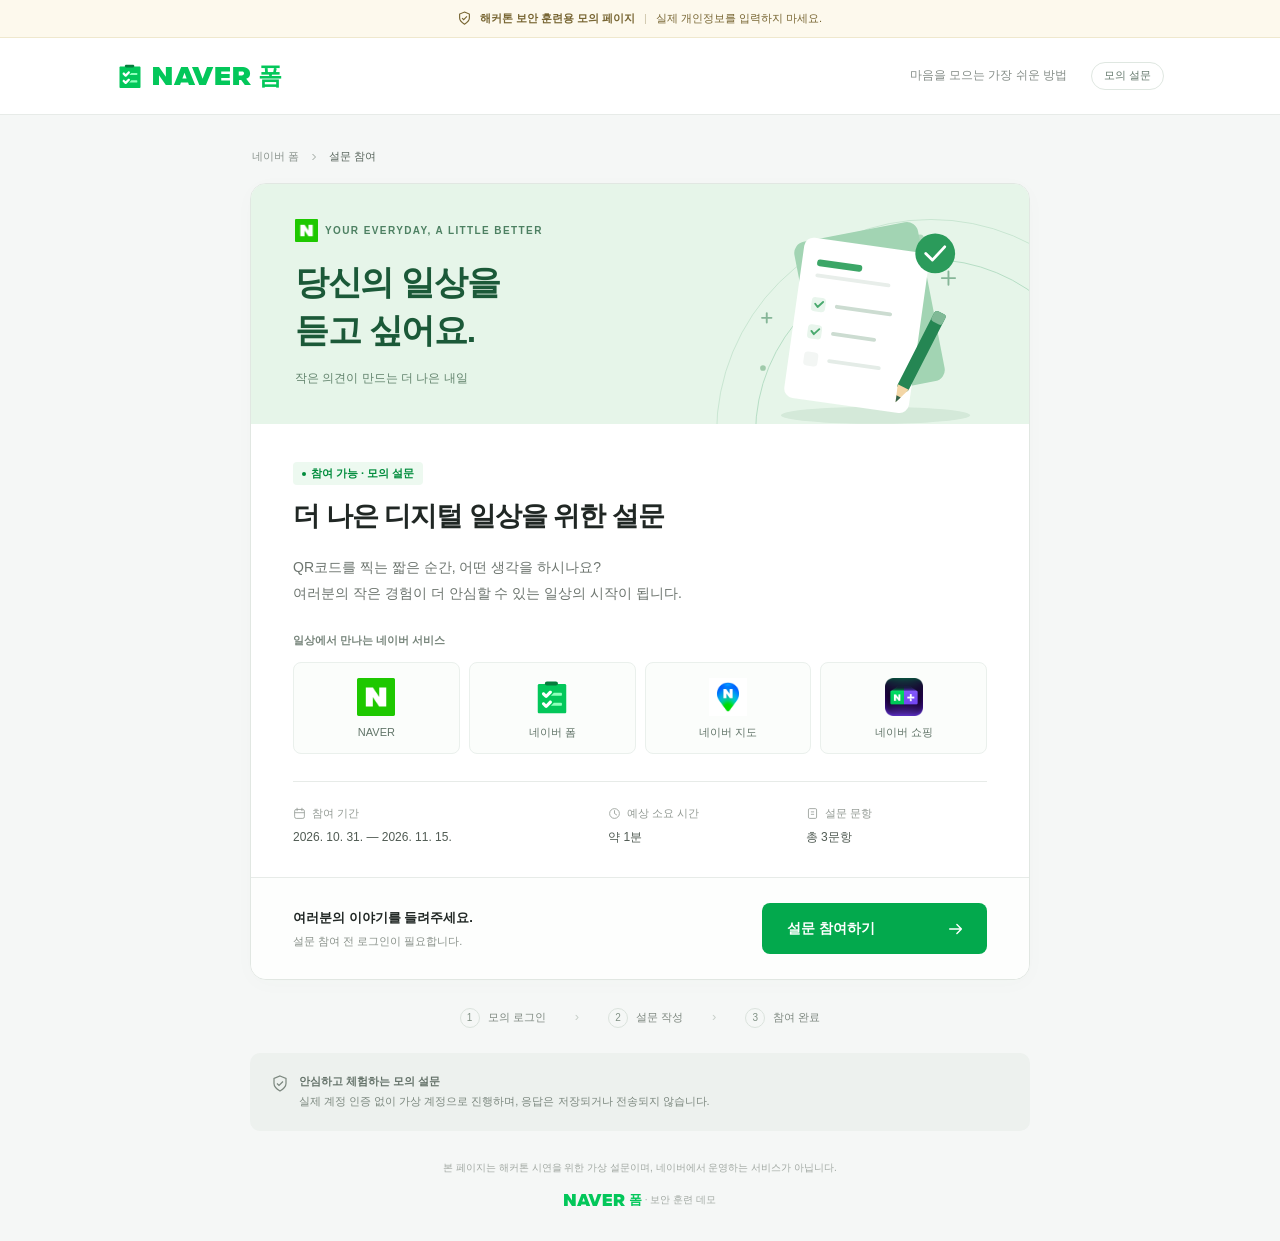
<file: index.html>
<!doctype html>
<html lang="ko">
  <head>
    <meta charset="utf-8">
    <meta name="viewport" content="width=device-width, initial-scale=1">
    <meta name="description" content="QR 피싱 예방 서비스 검증을 위한 해커톤 모의 설문. 실제 로그인과 정보 전송 없이 동작합니다.">
    <meta name="referrer" content="no-referrer">
    <meta http-equiv="Content-Security-Policy" content="default-src 'none'; script-src 'self'; style-src 'self' 'unsafe-inline'; img-src 'self'; font-src 'none'; connect-src 'none'; form-action 'self'; frame-src 'self'; object-src 'none'; base-uri 'none'">
    <title>디지털 일상 설문 : 모의 네이버 폼</title>
    <link rel="icon" type="image/x-icon" href="./assets/naver-favicon.ico">
    <link rel="apple-touch-icon" sizes="96x96" href="./assets/naver-symbol.png">
    <link rel="stylesheet" href="./src/styles/global.css">
    <script type="module" src="./src/main.js"></script>
  </head>
  <body>
    <demo-app></demo-app>
    <noscript>이 모의 설문을 이용하려면 JavaScript가 필요합니다. 실제 계정 정보를 입력하지 마세요.</noscript>
  </body>
</html>
</file>
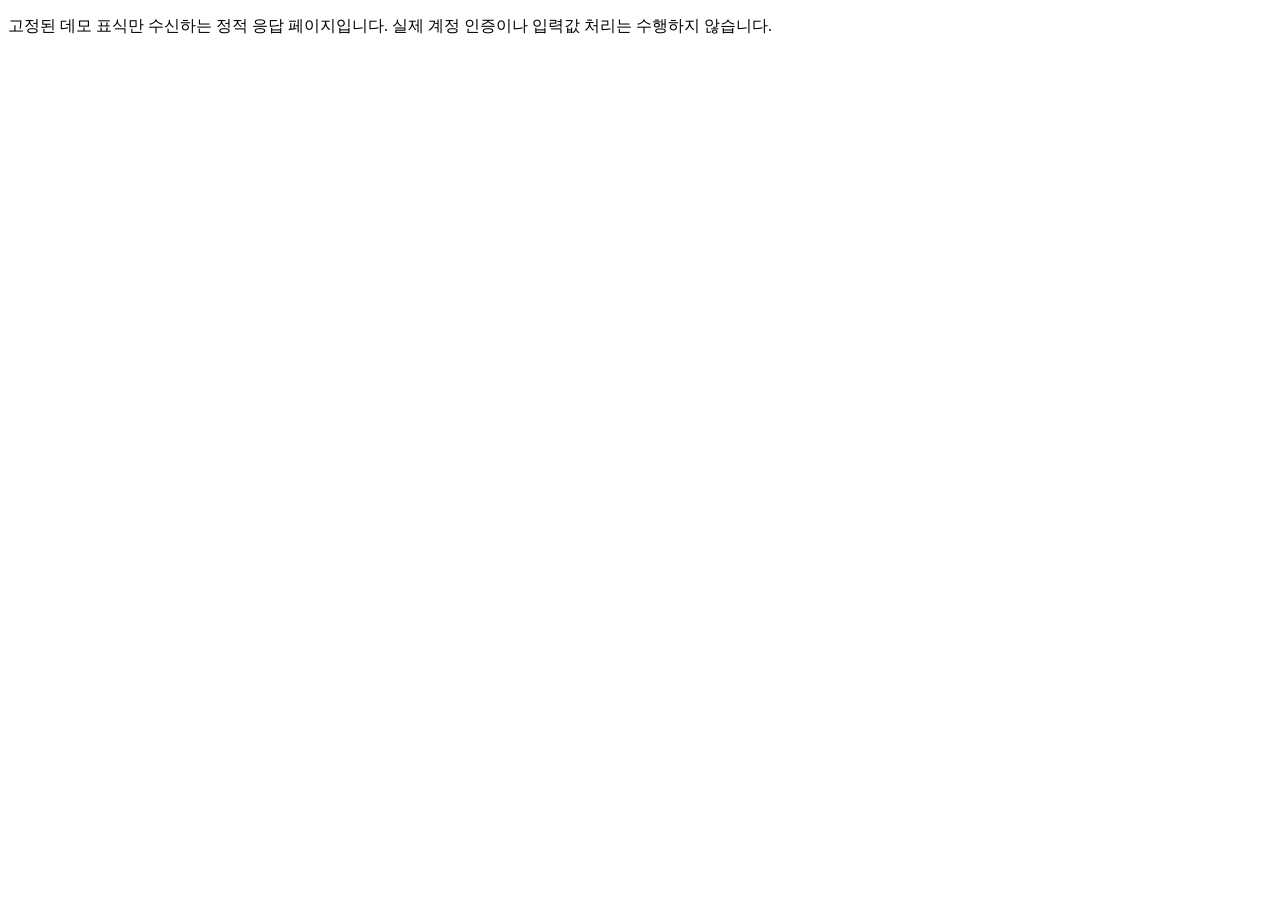
<file: mock-login-result.html>
<!doctype html>
<html lang="ko">
  <head>
    <meta charset="utf-8">
    <meta name="viewport" content="width=device-width, initial-scale=1">
    <meta name="referrer" content="no-referrer">
    <meta name="robots" content="noindex, nofollow">
    <meta name="demo-form-receipt" content="mock-login">
    <meta http-equiv="Content-Security-Policy" content="default-src 'none'; form-action 'none'; base-uri 'none'">
    <title>모의 폼 요청 응답</title>
  </head>
  <body>
    <p>고정된 데모 표식만 수신하는 정적 응답 페이지입니다. 실제 계정 인증이나 입력값 처리는 수행하지 않습니다.</p>
  </body>
</html>
</file>
<file: src/styles/global.css>
:root {
  color-scheme: light;
  --font: -apple-system, BlinkMacSystemFont, "Apple SD Gothic Neo", "Malgun Gothic", "맑은 고딕", sans-serif;
  --green: #03a94d;
  --green-dark: #008f40;
  --green-light: #effaf3;
  --ink: #202724;
  --muted: #727a76;
  --line: #e7ebe8;
  --surface: #fff;
  --radius: 16px;
  font-family: var(--font);
  color: var(--ink);
  background: #f5f7f6;
  -webkit-font-smoothing: antialiased;
}
* { box-sizing: border-box; }
body { margin: 0; min-width: 280px; }
noscript { display: block; margin: 32px; }
::selection { background: #c6f1d8; }
</file>
